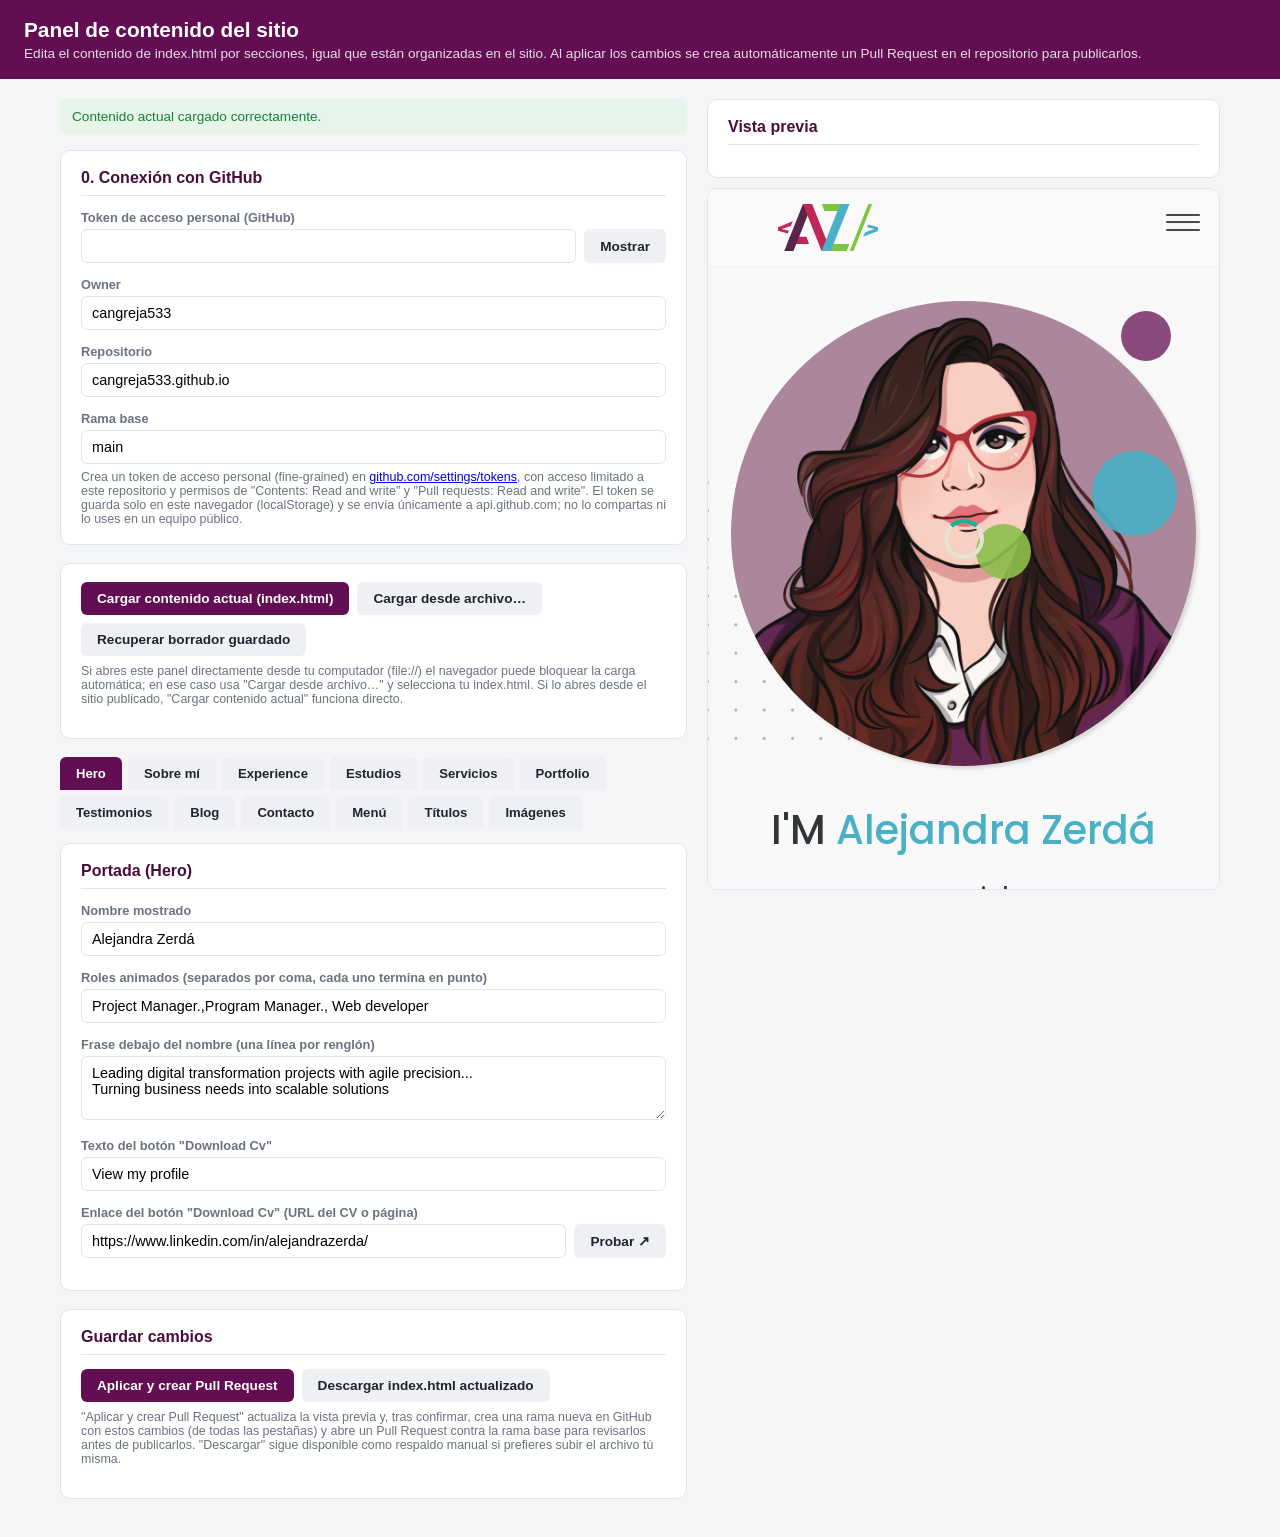
<file: admin.html>
<!DOCTYPE html>
<html lang="es">
  <head>
    <meta charset="UTF-8" />
    <meta name="viewport" content="width=device-width, initial-scale=1" />
    <meta name="robots" content="noindex, nofollow" />
    <title>Panel de contenido — Alejandra Zerdá</title>
    <style>
      :root {
        --bg: #f4f5f7;
        --panel: #ffffff;
        --border: #e1e4e8;
        --text: #1f2430;
        --muted: #6b7280;
        --accent: #630e53;
        --accent-dark: #4a0c3d;
        --ok: #1a7f37;
        --warn: #b45309;
        --err: #c0392b;
      }
      * {
        box-sizing: border-box;
      }
      body {
        margin: 0;
        font-family: -apple-system, "Segoe UI", Roboto, Helvetica, Arial,
          sans-serif;
        background: var(--bg);
        color: var(--text);
      }
      header {
        background: var(--accent);
        color: #fff;
        padding: 18px 24px;
      }
      header h1 {
        margin: 0 0 4px;
        font-size: 1.3rem;
      }
      header p {
        margin: 0;
        opacity: 0.85;
        font-size: 0.85rem;
      }
      .wrap {
        max-width: 1200px;
        margin: 0 auto;
        padding: 20px;
        display: grid;
        grid-template-columns: minmax(0, 1.1fr) minmax(0, 0.9fr);
        gap: 20px;
      }
      @media (max-width: 960px) {
        .wrap {
          grid-template-columns: 1fr;
        }
      }
      .card {
        background: var(--panel);
        border: 1px solid var(--border);
        border-radius: 10px;
        padding: 18px 20px;
        margin-bottom: 18px;
      }
      .card h2 {
        font-size: 1rem;
        margin: 0 0 14px;
        color: var(--accent-dark);
        border-bottom: 1px solid var(--border);
        padding-bottom: 8px;
      }
      .card h3 {
        font-size: 0.92rem;
        margin: 0 0 12px;
        color: var(--accent-dark);
      }
      .field {
        margin-bottom: 14px;
      }
      .field label {
        display: block;
        font-size: 0.8rem;
        font-weight: 600;
        margin-bottom: 4px;
        color: var(--muted);
      }
      .field input,
      .field textarea {
        width: 100%;
        padding: 8px 10px;
        border: 1px solid var(--border);
        border-radius: 6px;
        font: inherit;
        font-size: 0.9rem;
        resize: vertical;
      }
      .field textarea {
        min-height: 64px;
      }
      .toolbar {
        display: flex;
        flex-wrap: wrap;
        gap: 8px;
        margin-bottom: 16px;
      }
      button {
        cursor: pointer;
        border: none;
        border-radius: 6px;
        padding: 9px 16px;
        font-size: 0.85rem;
        font-weight: 600;
      }
      .btn-primary {
        background: var(--accent);
        color: #fff;
      }
      .btn-primary:hover {
        background: var(--accent-dark);
      }
      .btn-secondary {
        background: #eef0f3;
        color: var(--text);
      }
      .btn-secondary:hover {
        background: #e2e5ea;
      }
      button:disabled {
        opacity: 0.5;
        cursor: not-allowed;
      }
      #fileFallback {
        display: none;
      }
      #status {
        font-size: 0.85rem;
        padding: 10px 12px;
        border-radius: 6px;
        margin-bottom: 16px;
        display: none;
      }
      #status.show {
        display: block;
      }
      #status.ok {
        background: #e6f4ea;
        color: var(--ok);
      }
      #status.warn {
        background: #fef3e2;
        color: var(--warn);
      }
      #status.err {
        background: #fdecea;
        color: var(--err);
      }
      .preview-frame-wrap {
        position: sticky;
        top: 20px;
      }
      iframe {
        width: 100%;
        height: 78vh;
        border: 1px solid var(--border);
        border-radius: 10px;
        background: #fff;
      }
      .hint {
        font-size: 0.78rem;
        color: var(--muted);
        margin-top: -8px;
        margin-bottom: 14px;
      }
      details summary {
        cursor: pointer;
        font-size: 0.85rem;
        color: var(--accent-dark);
        font-weight: 600;
      }
      .token-row,
      .link-row {
        display: flex;
        gap: 8px;
      }
      .token-row input,
      .link-row input {
        flex: 1;
      }
      .image-row {
        display: flex;
        align-items: center;
        gap: 10px;
      }
      .image-row input {
        flex: 1;
      }
      .image-preview {
        width: 48px;
        height: 48px;
        object-fit: contain;
        border: 1px solid var(--border);
        border-radius: 6px;
        background: #fff;
        flex-shrink: 0;
      }
      .image-preview-broken {
        opacity: 0.25;
      }
      .modal-overlay {
        position: fixed;
        inset: 0;
        background: rgba(20, 20, 25, 0.55);
        display: none;
        align-items: center;
        justify-content: center;
        z-index: 100;
        padding: 16px;
      }
      .modal-overlay.show {
        display: flex;
      }
      .modal-box {
        background: var(--panel);
        border-radius: 10px;
        max-width: 440px;
        width: 100%;
        padding: 22px 24px;
      }
      .modal-box h3 {
        margin: 0 0 10px;
        font-size: 1.05rem;
        color: var(--accent-dark);
      }
      .modal-box p {
        font-size: 0.88rem;
        color: var(--text);
        line-height: 1.4;
      }
      .modal-actions {
        display: flex;
        justify-content: flex-end;
        gap: 8px;
        margin-top: 18px;
      }
      .tabs {
        display: flex;
        flex-wrap: wrap;
        gap: 6px;
        margin-bottom: 14px;
      }
      .tab-btn {
        background: #eef0f3;
        color: var(--text);
        border-radius: 6px 6px 0 0;
        padding: 9px 16px;
        font-size: 0.82rem;
      }
      .tab-btn.active {
        background: var(--accent);
        color: #fff;
      }
      .tab-panel[hidden] {
        display: none;
      }
      .list-row {
        position: relative;
      }
      .list-row-header {
        display: flex;
        justify-content: space-between;
        align-items: center;
        margin-bottom: 12px;
      }
      .list-row-header strong {
        font-size: 0.8rem;
        color: var(--muted);
        text-transform: uppercase;
        letter-spacing: 0.03em;
      }
      .list-row-actions {
        display: flex;
        gap: 6px;
      }
      .list-row-actions button {
        padding: 6px 11px;
      }
    </style>
  </head>
  <body>
    <header>
      <h1>Panel de contenido del sitio</h1>
      <p>
        Edita el contenido de index.html por secciones, igual que están
        organizadas en el sitio. Al aplicar los cambios se crea
        automáticamente un Pull Request en el repositorio para publicarlos.
      </p>
    </header>

    <div class="wrap">
      <div>
        <div id="status"></div>

        <div class="card">
          <h2>0. Conexión con GitHub</h2>
          <div class="field">
            <label for="ghToken">Token de acceso personal (GitHub)</label>
            <div class="token-row">
              <input type="password" id="ghToken" autocomplete="off" />
              <button class="btn-secondary" id="btnToggleToken" type="button">
                Mostrar
              </button>
            </div>
          </div>
          <div class="field">
            <label for="ghOwner">Owner</label>
            <input type="text" id="ghOwner" value="cangreja533" />
          </div>
          <div class="field">
            <label for="ghRepo">Repositorio</label>
            <input type="text" id="ghRepo" value="cangreja533.github.io" />
          </div>
          <div class="field">
            <label for="ghBase">Rama base</label>
            <input type="text" id="ghBase" value="main" />
          </div>
          <p class="hint" style="margin-bottom: 0">
            Crea un token de acceso personal (fine-grained) en
            <a
              href="https://github.com/settings/tokens?type=beta"
              target="_blank"
              rel="noopener"
              >github.com/settings/tokens</a
            >, con acceso limitado a este repositorio y permisos de
            "Contents: Read and write" y "Pull requests: Read and write". El
            token se guarda solo en este navegador (localStorage) y se envía
            únicamente a api.github.com; no lo compartas ni lo uses en un
            equipo público.
          </p>
        </div>

        <div class="card">
          <div class="toolbar">
            <button class="btn-primary" id="btnLoad">
              Cargar contenido actual (index.html)
            </button>
            <button class="btn-secondary" id="btnPickFile">
              Cargar desde archivo…
            </button>
            <button class="btn-secondary" id="btnDraft">
              Recuperar borrador guardado
            </button>
            <input type="file" id="fileFallback" accept=".html,text/html" />
          </div>
          <p class="hint">
            Si abres este panel directamente desde tu computador (file://) el
            navegador puede bloquear la carga automática; en ese caso usa
            "Cargar desde archivo…" y selecciona tu index.html. Si lo abres
            desde el sitio publicado, "Cargar contenido actual" funciona
            directo.
          </p>
        </div>

        <div class="tabs">
          <button type="button" class="tab-btn active" data-tab="hero">Hero</button>
          <button type="button" class="tab-btn" data-tab="about">Sobre mí</button>
          <button type="button" class="tab-btn" data-tab="experience">Experience</button>
          <button type="button" class="tab-btn" data-tab="estudios">Estudios</button>
          <button type="button" class="tab-btn" data-tab="services">Servicios</button>
          <button type="button" class="tab-btn" data-tab="portfolio">Portfolio</button>
          <button type="button" class="tab-btn" data-tab="testimonial">Testimonios</button>
          <button type="button" class="tab-btn" data-tab="blog">Blog</button>
          <button type="button" class="tab-btn" data-tab="contact">Contacto</button>
          <button type="button" class="tab-btn" data-tab="menu">Menú</button>
          <button type="button" class="tab-btn" data-tab="titulos">Títulos</button>
          <button type="button" class="tab-btn" data-tab="imagenes">Imágenes</button>
        </div>

        <form id="editorForm">
          <div id="tab-hero" class="tab-panel" data-tab-panel="hero">
            <div class="card" id="emptyState">
              <p class="hint" style="margin: 0">
                Aún no se ha cargado ningún contenido. Usa "Cargar contenido
                actual" o "Cargar desde archivo…" arriba antes de editar.
              </p>
            </div>
          </div>
          <div id="tab-about" class="tab-panel" data-tab-panel="about" hidden></div>
          <div id="tab-contact" class="tab-panel" data-tab-panel="contact" hidden></div>
          <div id="tab-menu" class="tab-panel" data-tab-panel="menu" hidden></div>
          <div id="tab-titulos" class="tab-panel" data-tab-panel="titulos" hidden></div>
          <div id="tab-imagenes" class="tab-panel" data-tab-panel="imagenes" hidden></div>
        </form>

        <div id="tab-experience" class="tab-panel" data-tab-panel="experience" hidden>
          <div class="card">
            <h2>Experience</h2>
            <p class="hint">
              Agrega, edita, elimina o reordena (↑/↓) puestos de trabajo.
              Corresponden a la columna "Experience" del sitio (dentro de
              Resume).
            </p>
            <div id="experienceList"></div>
            <button type="button" class="btn-secondary" id="btnAddExperience" disabled>
              + Agregar experiencia
            </button>
          </div>
        </div>

        <div id="tab-estudios" class="tab-panel" data-tab-panel="estudios" hidden>
          <div class="card">
            <h2>Estudios</h2>
            <p class="hint">
              Agrega, edita, elimina o reordena (↑/↓) cursos, títulos o
              certificaciones. Corresponden a la columna "Education" del
              sitio (dentro de Resume).
            </p>
            <div id="educationList"></div>
            <button type="button" class="btn-secondary" id="btnAddEducation" disabled>
              + Agregar curso
            </button>
          </div>
        </div>

        <div id="tab-services" class="tab-panel" data-tab-panel="services" hidden>
          <div class="card">
            <h2>Servicios</h2>
            <p class="hint">
              Agrega, edita, elimina o reordena (↑/↓) los servicios que se
              muestran en la sección "My Services".
            </p>
            <div id="servicesList"></div>
            <button type="button" class="btn-secondary" id="btnAddServices" disabled>
              + Agregar servicio
            </button>
          </div>
        </div>

        <div id="tab-portfolio" class="tab-panel" data-tab-panel="portfolio" hidden>
          <div class="card">
            <h2>Portfolio</h2>
            <p class="hint">
              Agrega, edita, elimina o reordena (↑/↓) proyectos del
              portafolio. La categoría controla los filtros del sitio: usa
              una o más de estas palabras separadas por espacio —
              webdesign, mobiledesign, seo, graphic.
            </p>
            <div id="portfolioList"></div>
            <button type="button" class="btn-secondary" id="btnAddPortfolio" disabled>
              + Agregar proyecto
            </button>
          </div>
        </div>

        <div id="tab-testimonial" class="tab-panel" data-tab-panel="testimonial" hidden>
          <div class="card">
            <h2>Testimonios</h2>
            <p class="hint">
              Agrega, edita, elimina o reordena (↑/↓) testimonios de
              clientes.
            </p>
            <div id="testimonialList"></div>
            <button type="button" class="btn-secondary" id="btnAddTestimonial" disabled>
              + Agregar testimonio
            </button>
          </div>
        </div>

        <div id="tab-blog" class="tab-panel" data-tab-panel="blog" hidden>
          <div class="card">
            <h2>Blog</h2>
            <p class="hint">
              Agrega, edita, elimina o reordena (↑/↓) publicaciones del
              blog.
            </p>
            <div id="blogList"></div>
            <button type="button" class="btn-secondary" id="btnAddBlog" disabled>
              + Agregar publicación
            </button>
          </div>
        </div>

        <div id="tab-menu-list" class="tab-panel" data-tab-panel="menu" hidden>
          <div class="card">
            <h2>Menú — Orden de los enlaces</h2>
            <p class="hint">
              Reordena (↑/↓) o edita el texto de los enlaces del menú
              desplegable. Cada uno sigue apuntando a su sección real del
              sitio; no se pueden agregar ni quitar enlaces aquí.
            </p>
            <div id="menuNavList"></div>
          </div>
        </div>

        <div class="card">
          <h2>Guardar cambios</h2>
          <div class="toolbar">
            <button class="btn-primary" id="btnApply" disabled>
              Aplicar y crear Pull Request
            </button>
            <button class="btn-secondary" id="btnDownload" disabled>
              Descargar index.html actualizado
            </button>
          </div>
          <p class="hint">
            "Aplicar y crear Pull Request" actualiza la vista previa y, tras
            confirmar, crea una rama nueva en GitHub con estos cambios (de
            todas las pestañas) y abre un Pull Request contra la rama base
            para revisarlos antes de publicarlos. "Descargar" sigue
            disponible como respaldo manual si prefieres subir el archivo tú
            misma.
          </p>
        </div>
      </div>

      <div class="preview-frame-wrap">
        <div class="card" style="margin-bottom: 10px">
          <h2>Vista previa</h2>
        </div>
        <iframe id="preview" title="Vista previa del sitio"></iframe>
      </div>
    </div>

    <div class="modal-overlay" id="confirmModal">
      <div class="modal-box">
        <h3>Confirmar guardado</h3>
        <p>
          Se guardará esta información y se creará un Pull Request en el
          repositorio de GitHub para actualizar <code>index.html</code> con
          los cambios que hiciste. ¿Confirmas que deseas continuar?
        </p>
        <div class="modal-actions">
          <button class="btn-secondary" id="btnModalCancel">Cancelar</button>
          <button class="btn-primary" id="btnModalConfirm">
            Sí, guardar y crear PR
          </button>
        </div>
      </div>
    </div>

    <script>
      const DRAFT_KEY = "site-admin-draft-v2";
      const GH_SETTINGS_KEY = "site-admin-gh-settings-v1";

      // Human-friendly grouping/labels for known fields, grouped by which
      // tab they belong to. Any [data-edit] found in the loaded HTML that
      // isn't listed here still gets a generic field (added to the
      // "contact" tab), so the form never silently drops content.
      const GROUPS = [
        {
          tab: "hero",
          title: "Portada (Hero)",
          fields: [
            { key: "hero-name", label: "Nombre mostrado", type: "text" },
            {
              key: "hero-roles",
              label: "Roles animados (separados por coma, cada uno termina en punto)",
              type: "text",
            },
            {
              key: "hero-tagline",
              label: "Frase debajo del nombre (una línea por renglón)",
              type: "textarea",
            },
            { key: "hero-cv-text", label: "Texto del botón \"Download Cv\"", type: "text" },
            {
              key: "hero-cv-href",
              label: "Enlace del botón \"Download Cv\" (URL del CV o página)",
              type: "link",
            },
          ],
        },
        {
          tab: "about",
          title: "Sobre mí",
          fields: [
            { key: "about-role-bold", label: "Rol — primera palabra (resaltada)", type: "text" },
            { key: "about-role-rest", label: "Rol — resto del texto", type: "text" },
            { key: "about-website", label: "Sitio web (texto mostrado)", type: "text" },
            {
              key: "about-website-href",
              label: "Sitio web (enlace real)",
              type: "link",
            },
            { key: "about-email", label: "Correo (Sobre mí)", type: "text" },
            { key: "about-city", label: "Ciudad", type: "text" },
            { key: "about-degree", label: "Título académico", type: "text" },
            { key: "about-specialization", label: "Especialización", type: "text" },
            { key: "about-freelance", label: "Disponibilidad freelance", type: "text" },
            { key: "about-cv-text", label: "Texto del botón \"Download Cv\"", type: "text" },
            {
              key: "about-linkedin-href",
              label: "Enlace del botón \"Download Cv\"",
              type: "link",
            },
            { key: "about-hire-email", label: "Correo del botón \"Hire Me\"", type: "text" },
          ],
        },
        {
          tab: "contact",
          title: "Contacto",
          fields: [
            { key: "contact-phone", label: "Teléfono", type: "text" },
            { key: "contact-location", label: "Ubicación", type: "text" },
            { key: "contact-email", label: "Correo de contacto", type: "text" },
          ],
        },
        {
          tab: "contact",
          title: "Pie de página",
          fields: [
            { key: "footer-copyright", label: "Texto de copyright", type: "text" },
          ],
        },
        {
          tab: "menu",
          title: "Menú desplegable — Contact Info",
          fields: [
            { key: "menu-address", label: "Dirección", type: "text" },
            { key: "menu-phone", label: "Teléfono", type: "text" },
            { key: "menu-email", label: "Correo", type: "text" },
          ],
        },
        {
          tab: "menu",
          title: "Menú desplegable — Redes sociales",
          fields: [
            { key: "menu-social-facebook", label: "Facebook", type: "link" },
            { key: "menu-social-twitter", label: "Twitter", type: "link" },
            { key: "menu-social-github", label: "GitHub", type: "link" },
            { key: "menu-social-linkedin", label: "LinkedIn", type: "link" },
          ],
        },
        {
          tab: "titulos",
          title: "Títulos de sección",
          fields: [
            { key: "section-about", label: "Sección \"About Me\"", type: "text" },
            { key: "section-resume", label: "Sección \"My Resume\" (Experience + Estudios)", type: "text" },
            { key: "section-services", label: "Sección \"My Services\"", type: "text" },
            { key: "section-portfolio", label: "Sección \"My Work\" (Portfolio)", type: "text" },
            { key: "section-testimonial", label: "Sección \"Client Says\" (Testimonios)", type: "text" },
            { key: "section-blog", label: "Sección \"News Post\" (Blog)", type: "text" },
            { key: "section-contact", label: "Sección \"Get In Touch\" (Contacto)", type: "text" },
          ],
        },
        {
          tab: "imagenes",
          title: "Marca y foto de perfil",
          fields: [
            { key: "site-logo", label: "Logo del encabezado", type: "image" },
            {
              key: "profile-photo",
              label: "Foto de perfil (Hero y Sobre mí, misma imagen)",
              type: "image",
            },
            {
              key: "hero-decoration-image",
              label: "Imagen decorativa junto a la foto (Hero)",
              type: "image",
            },
          ],
        },
        {
          tab: "imagenes",
          title: "Íconos de servicios",
          fields: [
            { key: "service1-icon", label: "Ícono — Servicio 1", type: "image" },
            { key: "service2-icon", label: "Ícono — Servicio 2", type: "image" },
            { key: "service3-icon", label: "Ícono — Servicio 3", type: "image" },
          ],
        },
        {
          tab: "imagenes",
          title: "Íconos de contacto",
          fields: [
            { key: "contact-icon-phone", label: "Ícono — Teléfono", type: "image" },
            { key: "contact-icon-location", label: "Ícono — Ubicación", type: "image" },
            { key: "contact-icon-email", label: "Ícono — Correo", type: "image" },
          ],
        },
      ];

      let parsedDoc = null; // live DOM we mutate and re-serialize
      let autosaveTimer = null;

      const statusEl = document.getElementById("status");
      const form = document.getElementById("editorForm");
      const preview = document.getElementById("preview");

      function setStatus(msg, kind) {
        statusEl.textContent = msg;
        statusEl.className = "show " + (kind || "ok");
      }

      function escapeHtml(str) {
        return str
          .replace(/&/g, "&amp;")
          .replace(/</g, "&lt;")
          .replace(/>/g, "&gt;");
      }

      function scheduleAutosave() {
        clearTimeout(autosaveTimer);
        autosaveTimer = setTimeout(() => saveDraft(true), 500);
      }

      function getFieldEl(key) {
        return parsedDoc
          ? parsedDoc.querySelector(`[data-edit="${CSS.escape(key)}"]`)
          : null;
      }

      // Some keys (e.g. section titles) tag more than one element that
      // should always show the same text — used when writing values back.
      function getFieldEls(key) {
        return parsedDoc
          ? [...parsedDoc.querySelectorAll(`[data-edit="${CSS.escape(key)}"]`)]
          : [];
      }

      function readValue(el) {
        const attr = el.getAttribute("data-edit-attr");
        const prefix = el.getAttribute("data-edit-prefix") || "";
        const join = el.getAttribute("data-edit-join");
        if (attr) {
          let v = el.getAttribute(attr) || "";
          if (prefix && v.startsWith(prefix)) v = v.slice(prefix.length);
          return v.trim();
        }
        if (join === "br") {
          return el.innerHTML
            .split(/<br\s*\/?>/i)
            .map((s) => s.replace(/&nbsp;/g, " ").replace(/\s+/g, " ").trim())
            .join("\n")
            .trim();
        }
        return el.textContent.replace(/\s+/g, " ").trim();
      }

      function writeValue(el, value) {
        const attr = el.getAttribute("data-edit-attr");
        const prefix = el.getAttribute("data-edit-prefix") || "";
        const join = el.getAttribute("data-edit-join");
        if (attr) {
          el.setAttribute(attr, prefix + value);
          return;
        }
        if (join === "br") {
          el.innerHTML = value
            .split("\n")
            .map((line) => escapeHtml(line.trim()))
            .join("<br />");
          return;
        }
        el.textContent = value;
      }

      function allKnownKeys() {
        const keys = new Set();
        GROUPS.forEach((g) => g.fields.forEach((f) => keys.add(f.key)));
        return keys;
      }

      function setActionsEnabled(enabled) {
        [
          "btnApply",
          "btnDownload",
          "btnAddEducation",
          "btnAddExperience",
          "btnAddServices",
          "btnAddPortfolio",
          "btnAddTestimonial",
          "btnAddBlog",
        ].forEach((id) => {
          document.getElementById(id).disabled = !enabled;
        });
      }

      function buildForm() {
        const formTabs = [
          "hero",
          "about",
          "contact",
          "menu",
          "titulos",
          "imagenes",
        ];
        formTabs.forEach((tab) => {
          document.getElementById("tab-" + tab).innerHTML = "";
        });
        if (!parsedDoc) {
          const empty = document.createElement("div");
          empty.className = "card";
          empty.innerHTML =
            '<p class="hint" style="margin:0">Aún no se ha cargado ningún contenido. Usa "Cargar contenido actual" o "Cargar desde archivo…" arriba antes de editar.</p>';
          document.getElementById("tab-hero").appendChild(empty);
          return;
        }
        setActionsEnabled(true);

        const known = allKnownKeys();

        GROUPS.forEach((group) => {
          const panel = document.getElementById("tab-" + group.tab);
          const card = document.createElement("div");
          card.className = "card";
          const h2 = document.createElement("h2");
          h2.textContent = group.title;
          card.appendChild(h2);

          group.fields.forEach((f) => {
            const el = getFieldEl(f.key);
            if (!el) return; // field not present in this HTML, skip silently
            card.appendChild(renderField(f.key, f.label, f.type, readValue(el)));
          });

          if (card.children.length > 1) panel.appendChild(card);
        });

        // Any [data-edit] present in the doc but not covered above still
        // gets an editable field, generically labeled, in the Contact tab.
        const extras = [...parsedDoc.querySelectorAll("[data-edit]")].filter(
          (el) => !known.has(el.getAttribute("data-edit"))
        );
        if (extras.length) {
          const panel = document.getElementById("tab-contact");
          const card = document.createElement("div");
          card.className = "card";
          const h2 = document.createElement("h2");
          h2.textContent = "Otros campos detectados";
          card.appendChild(h2);
          extras.forEach((el) => {
            const key = el.getAttribute("data-edit");
            card.appendChild(renderField(key, key, "textarea", readValue(el)));
          });
          panel.appendChild(card);
        }

        scheduleAutosaveBindings();
      }

      function renderField(key, label, type, value) {
        const wrap = document.createElement("div");
        wrap.className = "field";
        const labelEl = document.createElement("label");
        labelEl.textContent = label;
        labelEl.setAttribute("for", "f_" + key);
        wrap.appendChild(labelEl);

        if (type === "link") {
          const row = document.createElement("div");
          row.className = "link-row";
          const input = document.createElement("input");
          input.type = "text";
          input.id = "f_" + key;
          input.dataset.key = key;
          input.value = value;
          input.placeholder = "https://... o una ruta como assets/cv/mi-cv.pdf";
          const openBtn = document.createElement("button");
          openBtn.type = "button";
          openBtn.className = "btn-secondary";
          openBtn.textContent = "Probar ↗";
          openBtn.addEventListener("click", () => {
            const url = input.value.trim();
            if (!url || url === "javascript:void(0);") {
              setStatus("Este campo todavía no tiene un enlace para probar.", "warn");
              return;
            }
            window.open(url, "_blank", "noopener");
          });
          row.appendChild(input);
          row.appendChild(openBtn);
          wrap.appendChild(row);
          return wrap;
        }

        if (type === "image") {
          const row = document.createElement("div");
          row.className = "image-row";
          const preview = document.createElement("img");
          preview.className = "image-preview";
          preview.alt = "";
          preview.src = value;
          preview.onerror = () => {
            preview.classList.add("image-preview-broken");
          };
          const input = document.createElement("input");
          input.type = "text";
          input.id = "f_" + key;
          input.dataset.key = key;
          input.value = value;
          input.placeholder = "assets/img/... o https://...";
          input.addEventListener("input", () => {
            preview.classList.remove("image-preview-broken");
            preview.src = input.value.trim();
          });
          row.appendChild(preview);
          row.appendChild(input);
          wrap.appendChild(row);
          return wrap;
        }

        const input =
          type === "textarea"
            ? document.createElement("textarea")
            : document.createElement("input");
        if (type !== "textarea") input.type = "text";
        input.id = "f_" + key;
        input.dataset.key = key;
        input.value = value;
        wrap.appendChild(input);
        return wrap;
      }

      function scheduleAutosaveBindings() {
        form.querySelectorAll("input, textarea").forEach((inp) => {
          inp.addEventListener("input", scheduleAutosave);
        });
      }

      function collectFormValues() {
        const values = {};
        form.querySelectorAll("input, textarea").forEach((inp) => {
          values[inp.dataset.key] = inp.value;
        });
        return values;
      }

      // ------------------------------------------------------------------
      // Generic repeatable-list UI: used by Resume (experience/education),
      // Servicios, Portfolio, Testimonial, Blog and the menu nav links.
      // Each list has its own field spec (for rendering/collecting rows)
      // and its own parse/write functions (since the underlying HTML
      // shape differs per section). Rows can be reordered with ↑/↓; a
      // list can also carry hidden per-item metadata (metaKeys) that
      // isn't shown as a field but is preserved on write (e.g. a menu
      // link's real href), and can disable add/remove (allowRemove).
      // ------------------------------------------------------------------
      function renderListRow(fields, data, opts) {
        data = data || {};
        opts = opts || {};
        const metaKeys = opts.metaKeys || [];
        const allowRemove = opts.allowRemove !== false;
        const row = document.createElement("div");
        row.className = "list-row card";
        metaKeys.forEach((mk) => {
          row.dataset[mk] = data[mk] || "";
        });

        const header = document.createElement("div");
        header.className = "list-row-header";
        header.innerHTML = "<strong>Elemento</strong>";

        const actions = document.createElement("div");
        actions.className = "list-row-actions";

        const upBtn = document.createElement("button");
        upBtn.type = "button";
        upBtn.className = "btn-secondary";
        upBtn.textContent = "↑";
        upBtn.title = "Subir";
        upBtn.addEventListener("click", () => {
          const prev = row.previousElementSibling;
          if (prev) row.parentElement.insertBefore(row, prev);
          scheduleAutosave();
        });

        const downBtn = document.createElement("button");
        downBtn.type = "button";
        downBtn.className = "btn-secondary";
        downBtn.textContent = "↓";
        downBtn.title = "Bajar";
        downBtn.addEventListener("click", () => {
          const next = row.nextElementSibling;
          if (next) row.parentElement.insertBefore(next, row);
          scheduleAutosave();
        });

        actions.appendChild(upBtn);
        actions.appendChild(downBtn);

        if (allowRemove) {
          const removeBtn = document.createElement("button");
          removeBtn.type = "button";
          removeBtn.className = "btn-secondary";
          removeBtn.textContent = "Eliminar";
          removeBtn.addEventListener("click", () => {
            row.remove();
            scheduleAutosave();
          });
          actions.appendChild(removeBtn);
        }

        header.appendChild(actions);
        row.appendChild(header);

        fields.forEach((f) => {
          const wrap = document.createElement("div");
          wrap.className = "field";
          const label = document.createElement("label");
          label.textContent = f.label;
          wrap.appendChild(label);
          const input =
            f.type === "textarea"
              ? document.createElement("textarea")
              : document.createElement("input");
          if (f.type !== "textarea") input.type = "text";
          input.className = "lrow-" + f.key;
          input.value = data[f.key] || "";
          input.addEventListener("input", scheduleAutosave);
          wrap.appendChild(input);
          row.appendChild(wrap);
        });
        return row;
      }

      function buildListForm(listEl, fields, items, opts) {
        listEl.innerHTML = "";
        items.forEach((item) => listEl.appendChild(renderListRow(fields, item, opts)));
      }

      function collectListRows(listEl, fields, metaKeys) {
        metaKeys = metaKeys || [];
        return [...listEl.querySelectorAll(":scope > .list-row")]
          .map((row) => {
            const obj = {};
            fields.forEach((f) => {
              obj[f.key] = row.querySelector(".lrow-" + f.key).value.trim();
            });
            metaKeys.forEach((mk) => {
              obj[mk] = row.dataset[mk] || "";
            });
            return obj;
          })
          .filter((obj) => fields.some((f) => obj[f.key]));
      }

      // --- Resume tab: Experiencia + Estudios (shared "timeline" shape) ---
      const TIMELINE_COLORS = [
        "#bd1550",
        "#84ba40",
        "#630e53",
        "#ff5380",
        "#0bceaf",
        "#fbdd62",
        "#3caac1ff",
      ];
      const TIMELINE_FIELDS = [
        { key: "title", label: "Título / cargo" },
        { key: "institution", label: "Institución / empresa" },
        { key: "year", label: "Año (ej. 2024 o 2021 - 2023)" },
        {
          key: "description",
          label: "Descripción (opcional; una línea por viñeta si son varias)",
          type: "textarea",
        },
      ];
      const educationListEl = document.getElementById("educationList");
      const experienceListEl = document.getElementById("experienceList");

      function getTimelineContainer(listKey) {
        return parsedDoc
          ? parsedDoc.querySelector(`[data-edu-list="${listKey}"]`)
          : null;
      }

      function parseTimelineFromDoc(listKey) {
        const container = getTimelineContainer(listKey);
        if (!container) return [];
        return [...container.querySelectorAll(":scope > .timeline-item")].map(
          (item) => {
            const title =
              item
                .querySelector(".timeline-title")
                ?.textContent.replace(/\s+/g, " ")
                .trim() || "";
            const header = item.querySelector(".time-line-header");
            const institutionP = header
              ? [...header.querySelectorAll("p")].find(
                  (p) => !p.classList.contains("timeline-year")
                )
              : null;
            const institution = institutionP
              ? institutionP.textContent.replace(/\s+/g, " ").trim()
              : "";
            const year =
              item
                .querySelector(".timeline-year")
                ?.textContent.replace(/\s+/g, " ").trim() || "";
            const descEl = item.querySelector(".timeline-content");
            let description = "";
            if (descEl) {
              const ul = descEl.querySelector("ul");
              if (ul) {
                description = [...ul.querySelectorAll("li")]
                  .map((li) => li.textContent.replace(/\s+/g, " ").trim())
                  .join("\n");
              } else {
                description = descEl.textContent.replace(/\s+/g, " ").trim();
              }
            }
            return { title, institution, year, description };
          }
        );
      }

      function writeTimelineToDoc(listKey, listEl) {
        const container = getTimelineContainer(listKey);
        if (!container) return;
        const rows = collectListRows(listEl, TIMELINE_FIELDS);
        container.innerHTML = "";
        rows.forEach((item, idx) => {
          const color = TIMELINE_COLORS[idx % TIMELINE_COLORS.length];
          const div = parsedDoc.createElement("div");
          div.className = "timeline-item timeline-border";
          div.setAttribute("data-color", color);
          const institutionHtml = item.institution
            ? "<p>" + escapeHtml(item.institution) + "</p>"
            : "";
          let descriptionHtml = "";
          if (item.description) {
            const lines = item.description
              .split("\n")
              .map((s) => s.trim())
              .filter(Boolean);
            descriptionHtml =
              lines.length > 1
                ? '<div class="timeline-content"><ul>' +
                  lines.map((l) => "<li>" + escapeHtml(l) + "</li>").join("") +
                  "</ul></div>"
                : '<div class="timeline-content"><p>' +
                  escapeHtml(item.description) +
                  "</p></div>";
          }
          div.innerHTML =
            '<div class="timeline-icon data-background" data-color="' +
            color +
            '"></div>' +
            '<div class="timeline-contents">' +
            '<div class="time-line-header">' +
            '<h6 class="timeline-title">' +
            escapeHtml(item.title) +
            "</h6>" +
            institutionHtml +
            '<p class="timeline-year">' +
            escapeHtml(item.year) +
            "</p>" +
            "</div>" +
            descriptionHtml +
            "</div>";
          container.appendChild(div);
        });
      }

      document.getElementById("btnAddEducation").addEventListener("click", () => {
        educationListEl.appendChild(renderListRow(TIMELINE_FIELDS));
        scheduleAutosave();
      });
      document.getElementById("btnAddExperience").addEventListener("click", () => {
        experienceListEl.appendChild(renderListRow(TIMELINE_FIELDS));
        scheduleAutosave();
      });

      // --- Servicios tab ---
      const SERVICES_FIELDS = [
        { key: "icon", label: "Ícono (URL)" },
        { key: "title", label: "Título" },
        { key: "description", label: "Descripción", type: "textarea" },
        {
          key: "tags",
          label: "Etiquetas (opcional, una por línea)",
          type: "textarea",
        },
      ];
      const servicesListEl = document.getElementById("servicesList");
      const SERVICE_COLORS = TIMELINE_COLORS;

      function getServicesContainer() {
        return parsedDoc
          ? parsedDoc.querySelector('[data-services-list="items"]')
          : null;
      }

      function parseServicesFromDoc() {
        const container = getServicesContainer();
        if (!container) return [];
        return [...container.querySelectorAll(":scope > .col-lg-4")]
          .map((wrap) => {
            const item = wrap.querySelector(".services-item");
            if (!item) return null;
            const img = item.querySelector("img");
            const icon = img ? img.getAttribute("src") || "" : "";
            const title =
              item.querySelector("h5")?.textContent.replace(/\s+/g, " ").trim() ||
              "";
            const paragraphs = [...item.querySelectorAll("p")];
            const description = paragraphs[0]
              ? paragraphs[0].textContent.replace(/\s+/g, " ").trim()
              : "";
            const tags = paragraphs[1]
              ? paragraphs[1].innerHTML
                  .split(/<br\s*\/?>/i)
                  .map((s) => s.replace(/&nbsp;/g, " ").replace(/\s+/g, " ").trim())
                  .filter(Boolean)
                  .join("\n")
              : "";
            return { icon, title, description, tags };
          })
          .filter(Boolean);
      }

      function writeServicesToDoc() {
        const container = getServicesContainer();
        if (!container) return;
        const rows = collectListRows(servicesListEl, SERVICES_FIELDS);
        container.innerHTML = "";
        rows.forEach((item, idx) => {
          const color = SERVICE_COLORS[idx % SERVICE_COLORS.length];
          const wrap = parsedDoc.createElement("div");
          wrap.className = "col-lg-4 text-center text-md-left";
          const tagsHtml = item.tags
            ? '<p class="text-white mb-0">' +
              item.tags
                .split("\n")
                .map((l) => l.trim())
                .filter(Boolean)
                .map(escapeHtml)
                .join("<br />") +
              "</p>"
            : "";
          wrap.innerHTML =
            '<div class="image-border"><div class="services-item box-hover-border data-background" data-color="' +
            color +
            '"><div class="text-center p-4">' +
            '<img src="' +
            escapeHtml(item.icon) +
            '" alt="/">' +
            '<h5 class="text-white">' +
            escapeHtml(item.title) +
            "</h5>" +
            '<p class="text-white mb-0">' +
            escapeHtml(item.description) +
            "</p>" +
            tagsHtml +
            "</div></div></div>";
          container.appendChild(wrap);
        });
      }

      document.getElementById("btnAddServices").addEventListener("click", () => {
        servicesListEl.appendChild(renderListRow(SERVICES_FIELDS));
        scheduleAutosave();
      });

      // --- Menú — orden de enlaces ---
      const MENU_NAV_FIELDS = [{ key: "label", label: "Texto del enlace" }];
      const MENU_NAV_META = ["href", "menuanchor"];
      const menuNavListEl = document.getElementById("menuNavList");

      function getMenuNavContainer() {
        return parsedDoc ? parsedDoc.querySelector("#myMenu") : null;
      }

      function parseMenuNavFromDoc() {
        const container = getMenuNavContainer();
        if (!container) return [];
        return [...container.querySelectorAll(":scope > li")].map((li) => {
          const a = li.querySelector("a");
          return {
            label: a ? a.textContent.replace(/\s+/g, " ").trim() : "",
            href: a ? a.getAttribute("href") || "" : "",
            menuanchor: li.getAttribute("data-menuanchor") || "",
          };
        });
      }

      function writeMenuNavToDoc() {
        const container = getMenuNavContainer();
        if (!container) return;
        const rows = collectListRows(menuNavListEl, MENU_NAV_FIELDS, MENU_NAV_META);
        container.innerHTML = "";
        rows.forEach((item) => {
          const li = parsedDoc.createElement("li");
          li.className = "list-group-item";
          if (item.menuanchor) li.setAttribute("data-menuanchor", item.menuanchor);
          const a = parsedDoc.createElement("a");
          a.setAttribute("href", item.href || "#");
          a.textContent = item.label;
          li.appendChild(a);
          container.appendChild(li);
        });
      }

      // --- Portfolio tab ---
      const PORTFOLIO_FIELDS = [
        { key: "title", label: "Título" },
        {
          key: "category",
          label: "Categoría (una o más, separadas por espacio: webdesign, mobiledesign, seo, graphic)",
        },
        { key: "image", label: "Imagen (URL)" },
      ];
      const portfolioListEl = document.getElementById("portfolioList");

      function getPortfolioContainer() {
        return parsedDoc
          ? parsedDoc.querySelector('[data-portfolio-list="items"]')
          : null;
      }

      function parsePortfolioFromDoc() {
        const container = getPortfolioContainer();
        if (!container) return [];
        return [...container.querySelectorAll(":scope > .portfolio-item")].map(
          (item) => {
            const img = item.querySelector("img");
            const image = img ? img.getAttribute("src") || "" : "";
            const title =
              item.querySelector("h5")?.textContent.replace(/\s+/g, " ").trim() ||
              "";
            const category = [...item.classList]
              .filter((c) => c !== "col-lg-4" && c !== "portfolio-item")
              .join(" ");
            return { title, category, image };
          }
        );
      }

      function writePortfolioToDoc() {
        const container = getPortfolioContainer();
        if (!container) return;
        const rows = collectListRows(portfolioListEl, PORTFOLIO_FIELDS);
        container.innerHTML = "";
        rows.forEach((item) => {
          const div = parsedDoc.createElement("div");
          div.className = ("col-lg-4 portfolio-item " + item.category).trim();
          const img = escapeHtml(item.image);
          div.innerHTML =
            '<div class="image-border"><div class="portfolio-item-content">' +
            '<img src="' +
            img +
            '" alt="/" class="img-fluid">' +
            '<div class="img-overlay text-center"><div class="img-overlay-content">' +
            '<div class="portfolio-icon">' +
            '<a href="javascript:void();" type="button" data-toggle="modal" data-target="#portfolio-single"><i class="lni-link"></i></a>' +
            '<a href="' +
            img +
            '" class="js-zoom-gallery"><i class="lni-search"></i></a>' +
            "</div>" +
            '<h5 class="mt-3 mb-0">' +
            escapeHtml(item.title) +
            "</h5>" +
            "</div></div></div></div>";
          container.appendChild(div);
        });
      }

      document.getElementById("btnAddPortfolio").addEventListener("click", () => {
        portfolioListEl.appendChild(renderListRow(PORTFOLIO_FIELDS));
        scheduleAutosave();
      });

      // --- Testimonial tab ---
      const TESTIMONIAL_FIELDS = [
        { key: "image", label: "Foto (URL)" },
        { key: "quote", label: "Testimonio", type: "textarea" },
        { key: "name", label: "Nombre" },
        { key: "role", label: "Cargo / empresa" },
      ];
      const testimonialListEl = document.getElementById("testimonialList");

      function getTestimonialContainer() {
        return parsedDoc
          ? parsedDoc.querySelector('[data-testimonial-list="items"]')
          : null;
      }

      function parseTestimonialFromDoc() {
        const container = getTestimonialContainer();
        if (!container) return [];
        return [...container.querySelectorAll(":scope > .testimonial-item")].map(
          (item) => {
            const img = item.querySelector("img");
            const image = img ? img.getAttribute("src") || "" : "";
            const quoteP = item.querySelector("p");
            const quote = quoteP
              ? quoteP.textContent
                  .replace(/\s+/g, " ")
                  .trim()
                  .replace(/^"\s*/, "")
                  .replace(/\s*"$/, "")
              : "";
            const nameSpan = item.querySelector("span.d-block");
            let name = "";
            let role = "";
            if (nameSpan) {
              const small = nameSpan.querySelector("small");
              role = small ? small.textContent.replace(/\s+/g, " ").trim() : "";
              const clone = nameSpan.cloneNode(true);
              const smallInClone = clone.querySelector("small");
              if (smallInClone) smallInClone.remove();
              name = clone.textContent.replace(/\s+/g, " ").trim().replace(/,$/, "");
            }
            return { image, quote, name, role };
          }
        );
      }

      function writeTestimonialToDoc() {
        const container = getTestimonialContainer();
        if (!container) return;
        const rows = collectListRows(testimonialListEl, TESTIMONIAL_FIELDS);
        container.innerHTML = "";
        rows.forEach((item) => {
          const div = parsedDoc.createElement("div");
          div.className = "testimonial-item box-border";
          div.innerHTML =
            '<div class="testimonial-image"><div class="testimonial-image-border">' +
            '<img src="' +
            escapeHtml(item.image) +
            '" alt="/"></div></div>' +
            '<p class="mb-0 mt-3 text-muted">" ' +
            escapeHtml(item.quote) +
            ' "</p>' +
            '<span class="d-block font-weight-bold text-dark mt-3">' +
            escapeHtml(item.name) +
            ",\n" +
            '<small class="text-muted">' +
            escapeHtml(item.role) +
            "</small></span>";
          container.appendChild(div);
        });
      }

      document.getElementById("btnAddTestimonial").addEventListener("click", () => {
        testimonialListEl.appendChild(renderListRow(TESTIMONIAL_FIELDS));
        scheduleAutosave();
      });

      // --- Blog tab ---
      const BLOG_FIELDS = [
        { key: "image", label: "Imagen (URL)" },
        { key: "date", label: "Fecha (ej. June 02, 2020)" },
        { key: "meta", label: "Dato adicional (ej. número de comentarios)" },
        { key: "title", label: "Título" },
        { key: "excerpt", label: "Resumen", type: "textarea" },
      ];
      const blogListEl = document.getElementById("blogList");

      function getBlogContainer() {
        return parsedDoc
          ? parsedDoc.querySelector('[data-blog-list="posts"]')
          : null;
      }

      function parseBlogFromDoc() {
        const container = getBlogContainer();
        if (!container) return [];
        return [...container.querySelectorAll(":scope > .col-lg-4")]
          .map((wrap) => {
            const item = wrap.querySelector(".blog-item");
            if (!item) return null;
            const img = item.querySelector("img");
            const image = img ? img.getAttribute("src") || "" : "";
            const spans = item.querySelectorAll(".list-inline-item span");
            const date = spans[0]
              ? spans[0].textContent.replace(/\s+/g, " ").trim()
              : "";
            const meta = spans[1]
              ? spans[1].textContent.replace(/\s+/g, " ").trim()
              : "";
            const title =
              item.querySelector("h6 a")?.textContent.replace(/\s+/g, " ").trim() ||
              "";
            const excerpt =
              item
                .querySelector(".blog-content > p")
                ?.textContent.replace(/\s+/g, " ").trim() || "";
            return { image, date, meta, title, excerpt };
          })
          .filter(Boolean);
      }

      function writeBlogToDoc() {
        const container = getBlogContainer();
        if (!container) return;
        const rows = collectListRows(blogListEl, BLOG_FIELDS);
        container.innerHTML = "";
        rows.forEach((item) => {
          const wrap = parsedDoc.createElement("div");
          wrap.className = "col-lg-4";
          wrap.innerHTML =
            '<div class="blog-item box-border">' +
            '<div class="blog-image"><div class="blog-intro"><img src="' +
            escapeHtml(item.image) +
            '" alt="/"></div></div>' +
            '<div class="blog-content">' +
            '<ul class="list-inline mt-4">' +
            '<li class="list-inline-item"><i class="lni-calendar data-text-color" data-color="#ff4274"></i><span class="text-muted">' +
            escapeHtml(item.date) +
            " </span></li>" +
            '<li class="list-inline-item"><i class="lni-calendar data-text-color" data-color="#fbdd62"></i><span class="text-muted">' +
            escapeHtml(item.meta) +
            "</span></li>" +
            "</ul>" +
            '<h6 class="mb-3"><a class="text-dark" href="javascript:void(0)" target="_blank" data-toggle="modal" data-target="#blog-single">' +
            escapeHtml(item.title) +
            "</a></h6>" +
            '<p class="text-dark">' +
            escapeHtml(item.excerpt) +
            "</p>" +
            '<div class="blog-link"><a class="base-color" href="javascript:void(0)" target="_blank" data-toggle="modal" data-target="#blog-single">Read More...</a></div>' +
            "</div></div>";
          container.appendChild(wrap);
        });
      }

      document.getElementById("btnAddBlog").addEventListener("click", () => {
        blogListEl.appendChild(renderListRow(BLOG_FIELDS));
        scheduleAutosave();
      });

      // --- Tabs ---
      document.querySelectorAll(".tab-btn").forEach((btn) => {
        btn.addEventListener("click", () => {
          document.querySelectorAll(".tab-btn").forEach((b) => b.classList.remove("active"));
          btn.classList.add("active");
          document.querySelectorAll(".tab-panel").forEach((p) => (p.hidden = true));
          document
            .querySelectorAll(`[data-tab-panel="${btn.dataset.tab}"]`)
            .forEach((p) => (p.hidden = false));
        });
      });

      // --- Draft persistence ---
      function saveDraft(silent) {
        if (!parsedDoc) return;
        const values = collectFormValues();
        const education = collectListRows(educationListEl, TIMELINE_FIELDS);
        const experience = collectListRows(experienceListEl, TIMELINE_FIELDS);
        const services = collectListRows(servicesListEl, SERVICES_FIELDS);
        const portfolio = collectListRows(portfolioListEl, PORTFOLIO_FIELDS);
        const testimonial = collectListRows(testimonialListEl, TESTIMONIAL_FIELDS);
        const blog = collectListRows(blogListEl, BLOG_FIELDS);
        const menuNav = collectListRows(menuNavListEl, MENU_NAV_FIELDS, MENU_NAV_META);
        localStorage.setItem(
          DRAFT_KEY,
          JSON.stringify({
            values,
            education,
            experience,
            services,
            portfolio,
            testimonial,
            blog,
            menuNav,
            savedAt: Date.now(),
          })
        );
        if (!silent) {
          setStatus("Borrador guardado automáticamente en este navegador.", "ok");
        }
      }

      function loadDraftIntoForm() {
        const raw = localStorage.getItem(DRAFT_KEY);
        if (!raw) {
          setStatus("No hay ningún borrador guardado todavía.", "warn");
          return;
        }
        if (!parsedDoc) {
          setStatus(
            "Primero carga el contenido actual, luego recupera el borrador.",
            "warn"
          );
          return;
        }
        const {
          values,
          education,
          experience,
          services,
          portfolio,
          testimonial,
          blog,
          menuNav,
          savedAt,
        } = JSON.parse(raw);
        Object.entries(values || {}).forEach(([key, val]) => {
          const inp = form.querySelector(`[data-key="${CSS.escape(key)}"]`);
          if (inp) inp.value = val;
        });
        if (education) buildListForm(educationListEl, TIMELINE_FIELDS, education);
        if (experience) buildListForm(experienceListEl, TIMELINE_FIELDS, experience);
        if (services) buildListForm(servicesListEl, SERVICES_FIELDS, services);
        if (portfolio) buildListForm(portfolioListEl, PORTFOLIO_FIELDS, portfolio);
        if (testimonial) buildListForm(testimonialListEl, TESTIMONIAL_FIELDS, testimonial);
        if (blog) buildListForm(blogListEl, BLOG_FIELDS, blog);
        if (menuNav)
          buildListForm(menuNavListEl, MENU_NAV_FIELDS, menuNav, {
            metaKeys: MENU_NAV_META,
            allowRemove: false,
          });
        setStatus(
          "Borrador cargado (guardado " + new Date(savedAt).toLocaleString() + ").",
          "ok"
        );
      }

      function parseHtml(htmlText) {
        const doc = new DOMParser().parseFromString(htmlText, "text/html");
        parsedDoc = doc;
        buildForm();
        buildListForm(educationListEl, TIMELINE_FIELDS, parseTimelineFromDoc("education"));
        buildListForm(experienceListEl, TIMELINE_FIELDS, parseTimelineFromDoc("experience"));
        buildListForm(servicesListEl, SERVICES_FIELDS, parseServicesFromDoc());
        buildListForm(portfolioListEl, PORTFOLIO_FIELDS, parsePortfolioFromDoc());
        buildListForm(testimonialListEl, TESTIMONIAL_FIELDS, parseTestimonialFromDoc());
        buildListForm(blogListEl, BLOG_FIELDS, parseBlogFromDoc());
        buildListForm(menuNavListEl, MENU_NAV_FIELDS, parseMenuNavFromDoc(), {
          metaKeys: MENU_NAV_META,
          allowRemove: false,
        });
        updatePreview();
      }

      async function loadFromServer() {
        setStatus("Cargando index.html…", "warn");
        try {
          const res = await fetch("index.html", { cache: "no-store" });
          if (!res.ok) throw new Error("HTTP " + res.status);
          const text = await res.text();
          parseHtml(text);
          setStatus("Contenido actual cargado correctamente.", "ok");
        } catch (err) {
          setStatus(
            "No se pudo cargar index.html automáticamente (" +
              err.message +
              '). Usa "Cargar desde archivo…" en su lugar.',
            "err"
          );
        }
      }

      function applyValuesToDoc() {
        if (!parsedDoc) return false;
        const values = collectFormValues();
        Object.entries(values).forEach(([key, val]) => {
          getFieldEls(key).forEach((el) => writeValue(el, val));
        });
        writeTimelineToDoc("education", educationListEl);
        writeTimelineToDoc("experience", experienceListEl);
        writeServicesToDoc();
        writePortfolioToDoc();
        writeTestimonialToDoc();
        writeBlogToDoc();
        writeMenuNavToDoc();
        return true;
      }

      function serializeDoc() {
        return "<!DOCTYPE html>\n" + parsedDoc.documentElement.outerHTML;
      }

      function updatePreview() {
        if (!parsedDoc) return;
        preview.srcdoc = serializeDoc();
      }

      // --- GitHub settings persistence (token stays local to this browser) ---
      const ghTokenInput = document.getElementById("ghToken");
      const ghOwnerInput = document.getElementById("ghOwner");
      const ghRepoInput = document.getElementById("ghRepo");
      const ghBaseInput = document.getElementById("ghBase");

      function loadGhSettings() {
        try {
          const raw = localStorage.getItem(GH_SETTINGS_KEY);
          if (!raw) return;
          const { token, owner, repo, base } = JSON.parse(raw);
          if (token) ghTokenInput.value = token;
          if (owner) ghOwnerInput.value = owner;
          if (repo) ghRepoInput.value = repo;
          if (base) ghBaseInput.value = base;
        } catch (e) {
          /* ignore malformed local settings */
        }
      }

      function saveGhSettings() {
        localStorage.setItem(
          GH_SETTINGS_KEY,
          JSON.stringify({
            token: ghTokenInput.value.trim(),
            owner: ghOwnerInput.value.trim(),
            repo: ghRepoInput.value.trim(),
            base: ghBaseInput.value.trim(),
          })
        );
      }

      [ghTokenInput, ghOwnerInput, ghRepoInput, ghBaseInput].forEach((inp) =>
        inp.addEventListener("change", saveGhSettings)
      );

      document.getElementById("btnToggleToken").addEventListener("click", (e) => {
        const showing = ghTokenInput.type === "text";
        ghTokenInput.type = showing ? "password" : "text";
        e.target.textContent = showing ? "Mostrar" : "Ocultar";
      });

      loadGhSettings();

      // --- GitHub API: create branch + commit + Pull Request ---
      function b64EncodeUnicode(str) {
        return btoa(unescape(encodeURIComponent(str)));
      }

      async function ghRequest(path, opts) {
        opts = opts || {};
        const token = ghTokenInput.value.trim();
        if (!token) {
          throw new Error("Falta el token de acceso de GitHub (sección 0 arriba).");
        }
        const res = await fetch("https://api.github.com/" + path, {
          ...opts,
          headers: {
            Authorization: "Bearer " + token,
            Accept: "application/vnd.github+json",
            "X-GitHub-Api-Version": "2022-11-28",
            ...(opts.headers || {}),
          },
        });
        if (!res.ok) {
          let detail = "";
          try {
            const body = await res.json();
            detail = body && body.message ? body.message : "";
          } catch (e) {
            /* response wasn't JSON */
          }
          throw new Error(
            "GitHub API " +
              res.status +
              " en " +
              path.split("?")[0] +
              (detail ? ": " + detail : "")
          );
        }
        return res.status === 204 ? null : res.json();
      }

      async function createContentPullRequest() {
        const owner = ghOwnerInput.value.trim();
        const repo = ghRepoInput.value.trim();
        const base = ghBaseInput.value.trim() || "main";
        if (!owner || !repo) {
          throw new Error("Falta el owner/repositorio de GitHub (sección 0).");
        }

        const html = serializeDoc();
        const branch = "content-update-" + Date.now();

        setStatus("Obteniendo la rama base (" + base + ")…", "warn");
        const baseRef = await ghRequest(
          "repos/" + owner + "/" + repo + "/git/ref/heads/" + base
        );

        setStatus("Creando la rama " + branch + "…", "warn");
        await ghRequest("repos/" + owner + "/" + repo + "/git/refs", {
          method: "POST",
          headers: { "Content-Type": "application/json" },
          body: JSON.stringify({
            ref: "refs/heads/" + branch,
            sha: baseRef.object.sha,
          }),
        });

        setStatus("Leyendo la versión actual de index.html…", "warn");
        const currentFile = await ghRequest(
          "repos/" +
            owner +
            "/" +
            repo +
            "/contents/index.html?ref=" +
            encodeURIComponent(branch)
        );

        setStatus("Subiendo el contenido actualizado…", "warn");
        await ghRequest("repos/" + owner + "/" + repo + "/contents/index.html", {
          method: "PUT",
          headers: { "Content-Type": "application/json" },
          body: JSON.stringify({
            message: "Actualizar contenido del sitio desde el panel de edición",
            content: b64EncodeUnicode(html),
            sha: currentFile.sha,
            branch: branch,
          }),
        });

        setStatus("Creando el Pull Request…", "warn");
        const pr = await ghRequest("repos/" + owner + "/" + repo + "/pulls", {
          method: "POST",
          headers: { "Content-Type": "application/json" },
          body: JSON.stringify({
            title: "Actualización de contenido del sitio",
            head: branch,
            base: base,
            body: "Cambios de contenido generados desde el panel admin.html.",
          }),
        });

        return pr;
      }

      // --- Confirmation modal ---
      const confirmModal = document.getElementById("confirmModal");

      function showConfirmModal() {
        confirmModal.classList.add("show");
      }

      function hideConfirmModal() {
        confirmModal.classList.remove("show");
      }

      document.getElementById("btnModalCancel").addEventListener("click", hideConfirmModal);

      document.getElementById("btnModalConfirm").addEventListener("click", async () => {
        hideConfirmModal();
        const applyBtn = document.getElementById("btnApply");
        applyBtn.disabled = true;
        try {
          const pr = await createContentPullRequest();
          statusEl.innerHTML =
            'Pull Request creado: <a href="' +
            pr.html_url +
            '" target="_blank" rel="noopener">' +
            pr.html_url +
            "</a>";
          statusEl.className = "show ok";
        } catch (err) {
          let msg = "No se pudo crear el Pull Request: " + err.message;
          if (/403/.test(err.message)) {
            msg +=
              ' — revisa que tu token tenga permisos "Contents: Read and write" y "Pull requests: Read and write" para este repositorio (github.com/settings/tokens).';
          }
          setStatus(msg, "err");
        } finally {
          applyBtn.disabled = false;
        }
      });

      document.getElementById("btnLoad").addEventListener("click", loadFromServer);

      document.getElementById("btnPickFile").addEventListener("click", () => {
        document.getElementById("fileFallback").click();
      });

      document.getElementById("fileFallback").addEventListener("change", (e) => {
        const file = e.target.files[0];
        if (!file) return;
        const reader = new FileReader();
        reader.onload = () => {
          parseHtml(reader.result);
          setStatus("Contenido cargado desde el archivo " + file.name + ".", "ok");
        };
        reader.readAsText(file);
      });

      document.getElementById("btnDraft").addEventListener("click", loadDraftIntoForm);

      document.getElementById("btnApply").addEventListener("click", () => {
        if (!applyValuesToDoc()) {
          setStatus("Primero carga el contenido actual.", "err");
          return;
        }
        updatePreview();
        saveDraft(true);
        showConfirmModal();
      });

      document.getElementById("btnDownload").addEventListener("click", () => {
        if (!applyValuesToDoc()) {
          setStatus("Primero carga el contenido actual.", "err");
          return;
        }
        const html = serializeDoc();
        const blob = new Blob([html], { type: "text/html" });
        const url = URL.createObjectURL(blob);
        const a = document.createElement("a");
        a.href = url;
        a.download = "index.html";
        document.body.appendChild(a);
        a.click();
        a.remove();
        URL.revokeObjectURL(url);
        setStatus(
          "index.html descargado. Reemplaza el archivo en el repositorio y publica los cambios.",
          "ok"
        );
      });

      // Try loading automatically on open (works when served over http/https).
      // Over file:// the browser blocks this fetch by CORS policy, so skip
      // straight to asking for the file instead of showing a confusing error.
      if (location.protocol === "file:") {
        setStatus(
          'Abriste este panel directamente desde tu computador. Usa el botón "Cargar desde archivo…" y selecciona tu index.html para empezar.',
          "warn"
        );
      } else {
        loadFromServer();
      }
    </script>
  </body>
</html>
</file>
